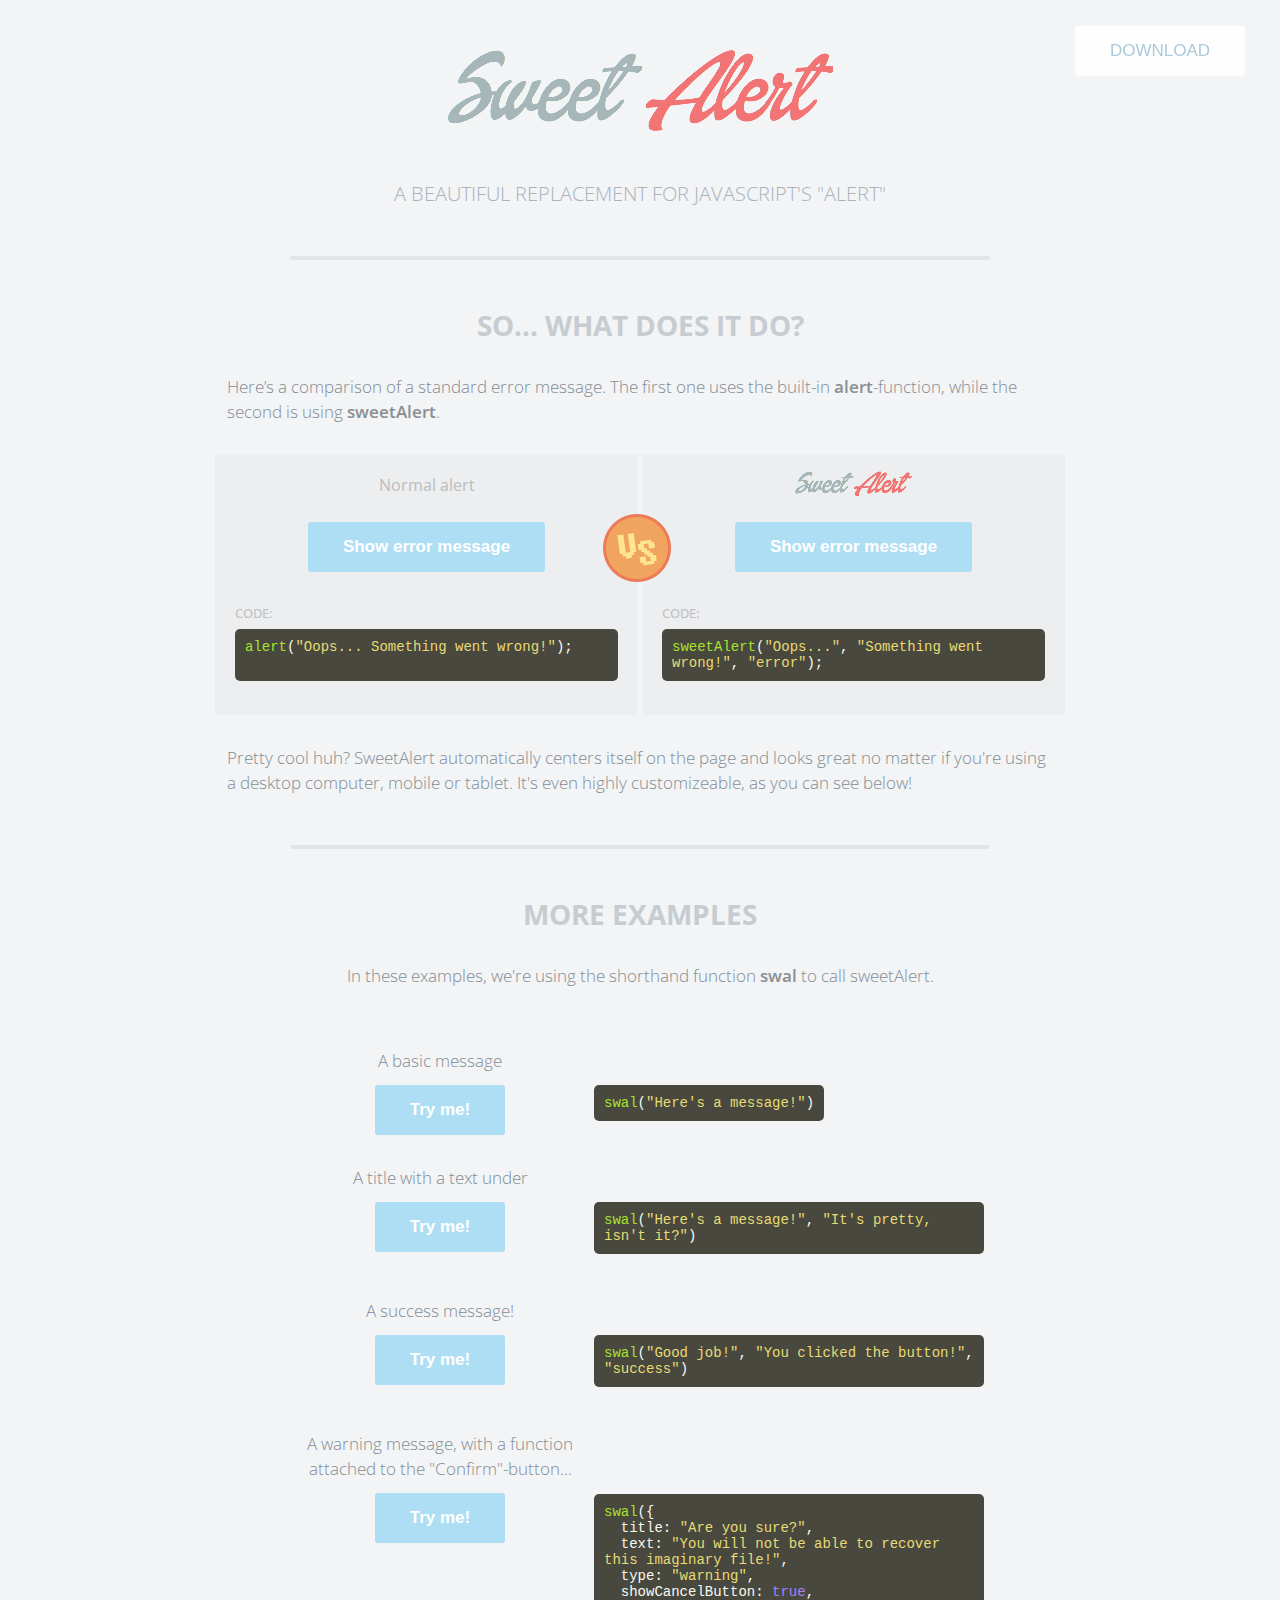
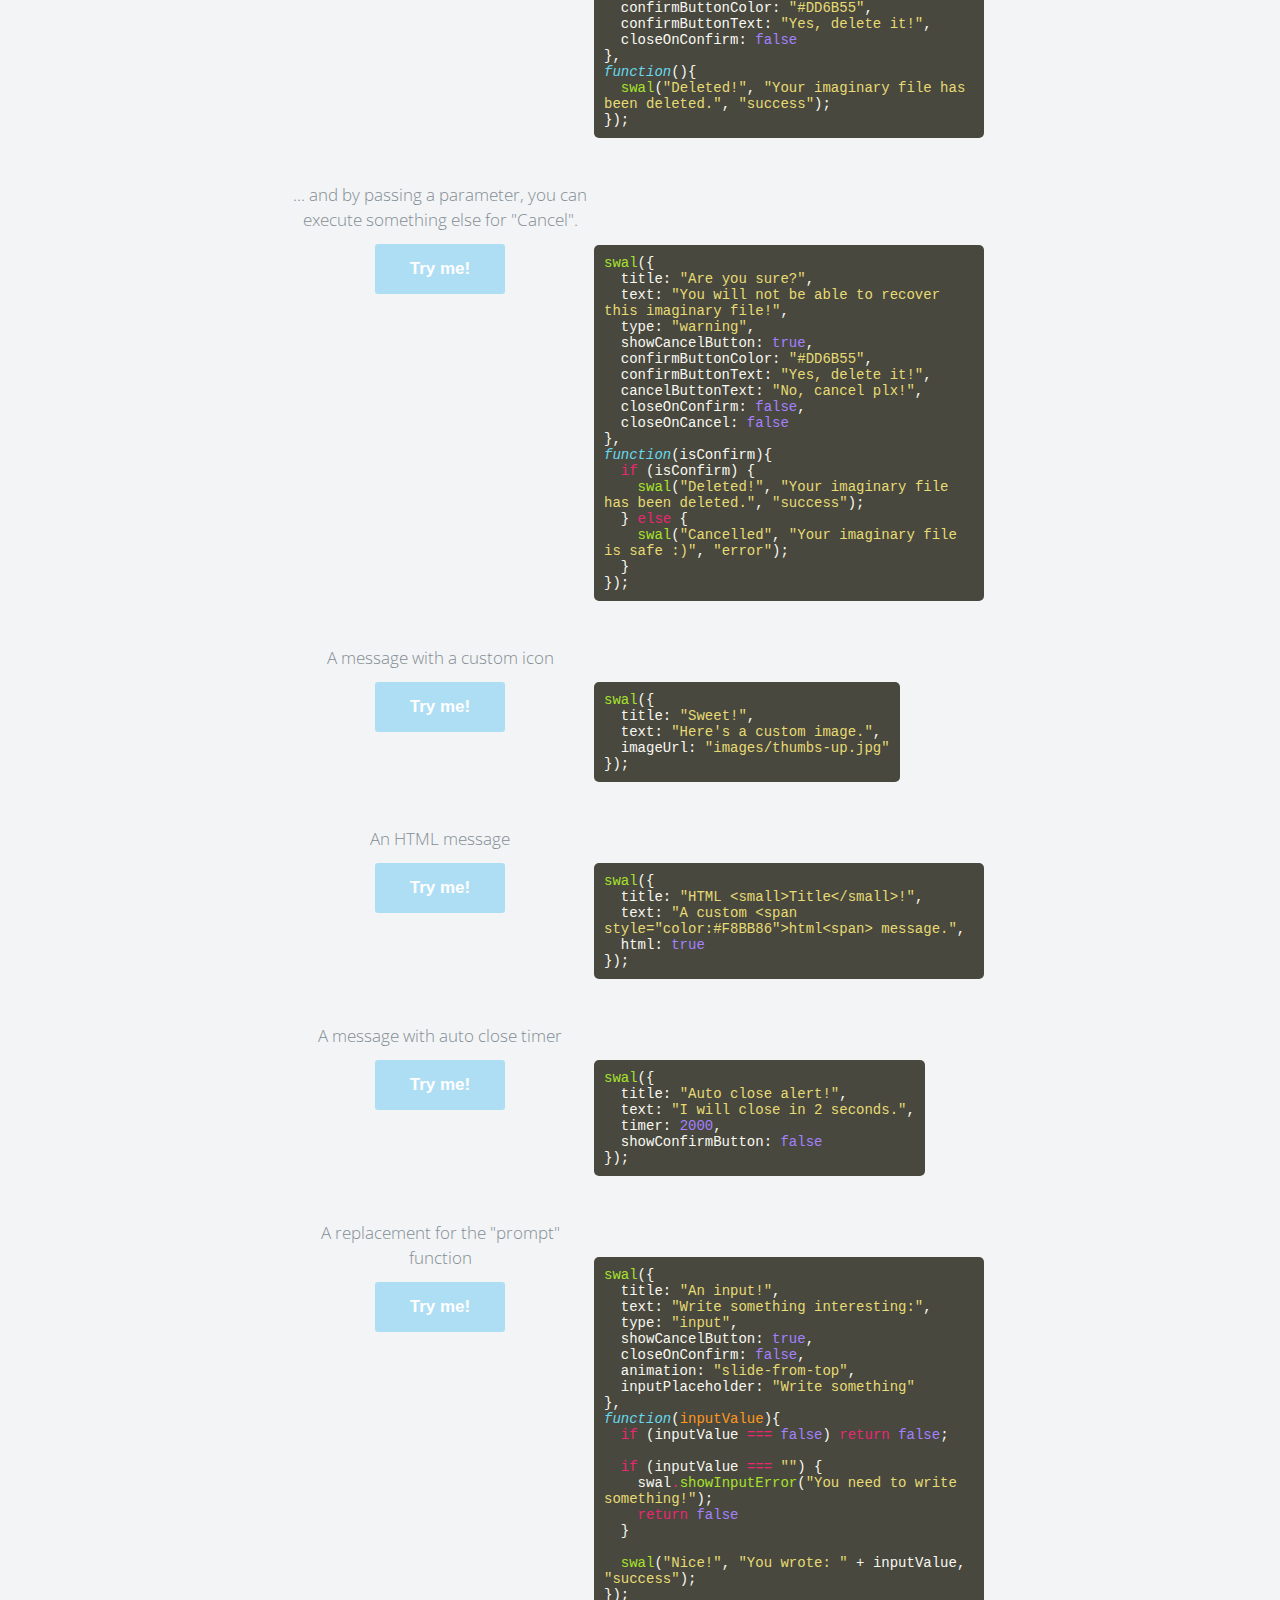
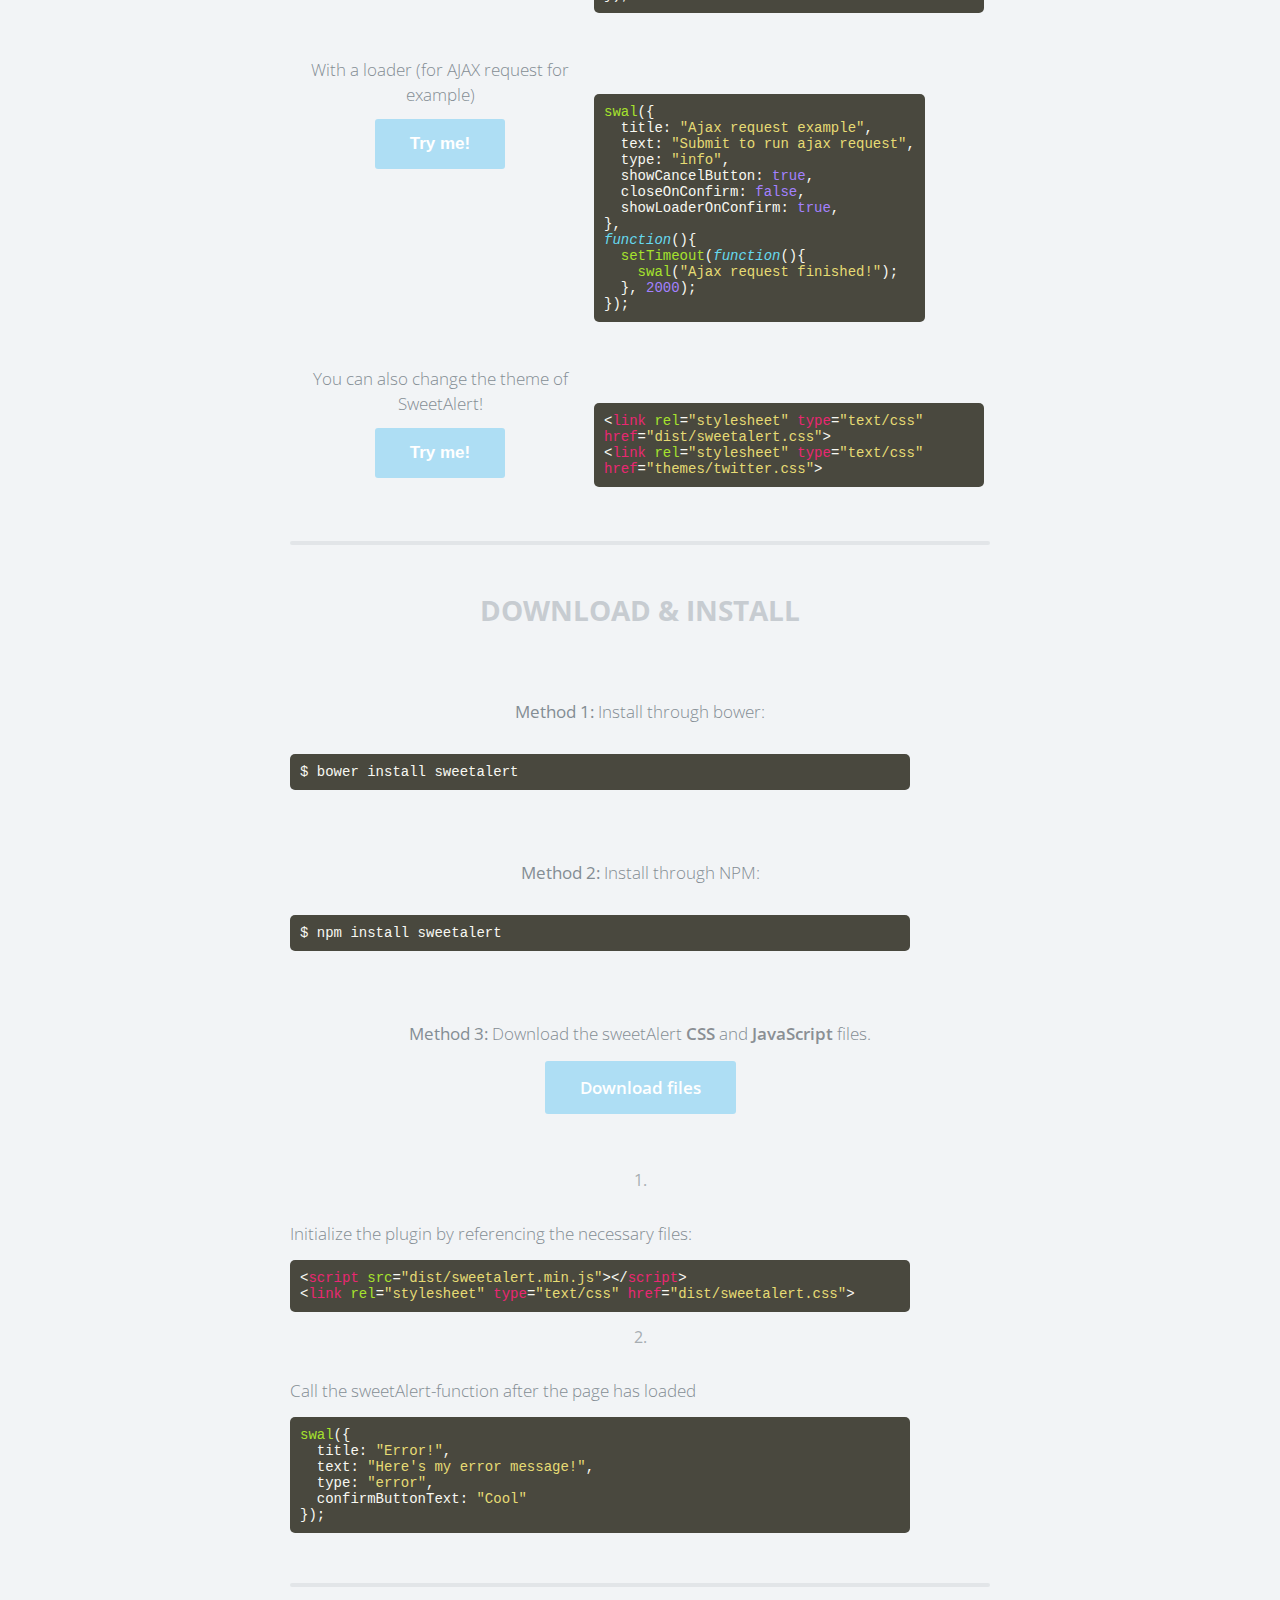
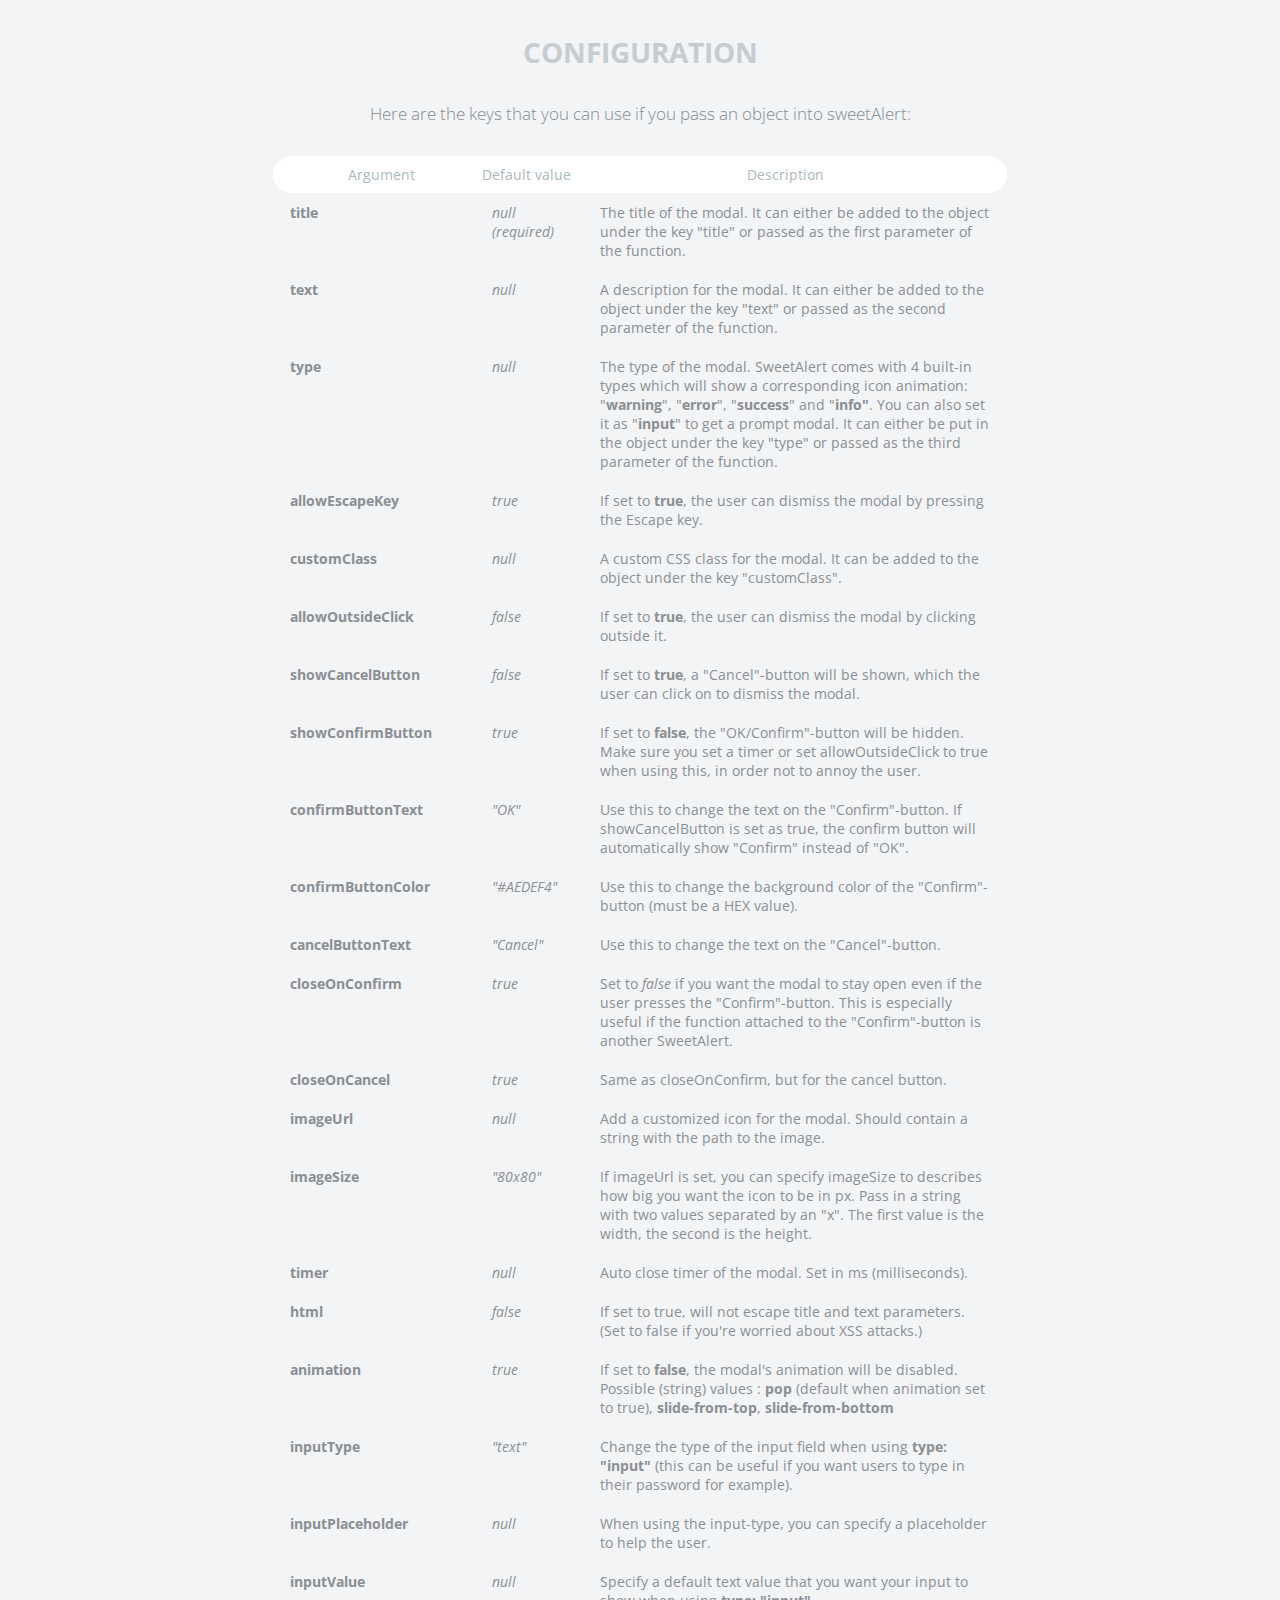
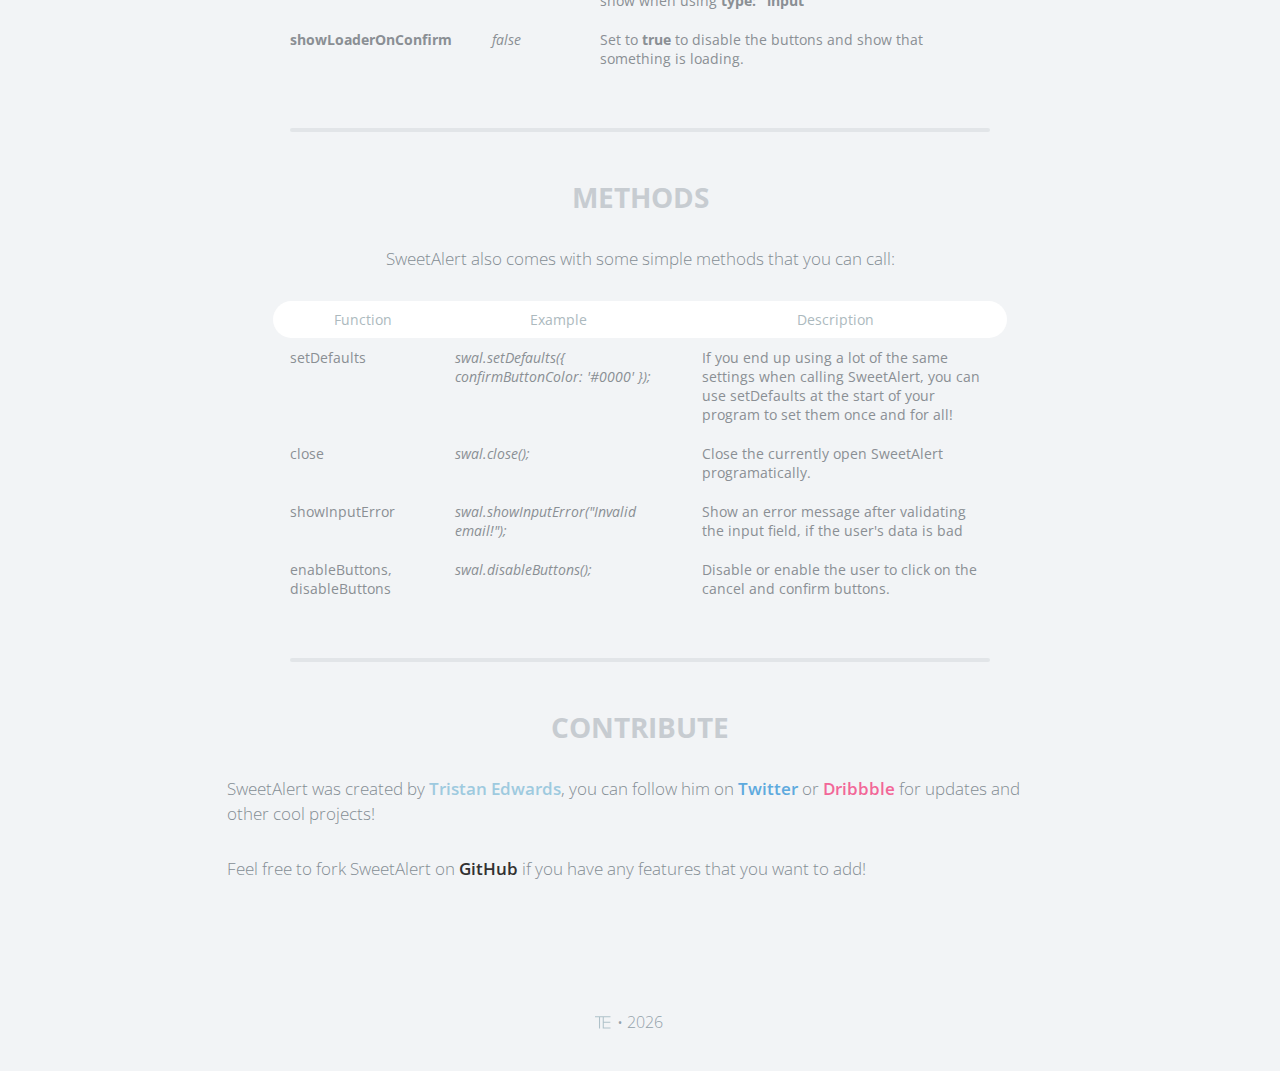
<file: Kiosko/static/sweetalert-master/index.html>
<!doctype html>

<html>

<head>
  <meta charset="utf-8">
  <meta name="viewport" content="width=device-width, initial-scale=1, maximum-scale=1, user-scalable=0" />
  <title>SweetAlert</title>

  <link rel="stylesheet" href="example/example.css">
  <script src="https://code.jquery.com/jquery-2.1.3.min.js"></script>

  <!-- This is what you need -->
  <script src="dist/sweetalert-dev.js"></script>
  <link rel="stylesheet" href="dist/sweetalert.css">
  <!--.......................-->

</head>

<body>

<h1>Sweet Alert</h1>
<h2>A beautiful replacement for JavaScript's "Alert"</h2>
<button class="download">Download</button>

<!-- What does it do? -->
<h3>So... What does it do?</h3>
<p>Here’s a comparison of a standard error message. The first one uses the built-in <strong>alert</strong>-function, while the second is using <strong>sweetAlert</strong>.</p>

<div class="showcase normal">
	<h4>Normal alert</h4>
	<button>Show error message</button>

	<h5>Code:</h5>
	<pre><span class="attr">alert</span>(<span class="str">"Oops... Something went wrong!"</span>);

	</pre>

	<div class="vs-icon"></div>
</div>

<div class="showcase sweet">
	<h4>Sweet Alert</h4>
	<button>Show error message</button>

	<h5>Code:</h5>
	<pre><span class="attr">sweetAlert</span>(<span class="str">"Oops..."</span>, <span class="str">"Something went wrong!"</span>, <span class="str">"error"</span>);</pre>
</div>

<p>Pretty cool huh? SweetAlert automatically centers itself on the page and looks great no matter if you're using a desktop computer, mobile or tablet. It's even highly customizeable, as you can see below!</p>


<!-- Examples -->
<h3>More examples</h3>

<p class="center">In these examples, we're using the shorthand function <strong>swal</strong> to call sweetAlert.</p>

<ul class="examples">

	<li class="message">
		<div class="ui">
			<p>A basic message</p>
			<button>Try me!</button>
		</div>
		<pre><span class="attr">swal</span>(<span class="str">"Here's a message!"</span>)</pre>
	</li>

	<li class="title-text">
		<div class="ui">
			<p>A title with a text under</p>
			<button>Try me!</button>
		</div>
		<pre><span class="attr">swal</span>(<span class="str">"Here's a message!"</span>, <span class="str">"It's pretty, isn't it?"</span>)</pre>
	</li>

	<li class="success">
		<div class="ui">
			<p>A success message!</p>
			<button>Try me!</button>
		</div>
		<pre><span class="attr">swal</span>(<span class="str">"Good job!"</span>, <span class="str">"You clicked the button!"</span>, <span class="str">"success"</span>)</pre>
	</li>

	<li class="warning confirm">
		<div class="ui">
			<p>A warning message, with a function attached to the "Confirm"-button...</p>
			<button>Try me!</button>
		</div>
		<pre><span class="attr">swal</span>({
&nbsp;&nbsp;title: <span class="str">"Are you sure?"</span>,
&nbsp;&nbsp;text: <span class="str">"You will not be able to recover this imaginary file!"</span>,
&nbsp;&nbsp;type: <span class="str">"warning"</span>,
&nbsp;&nbsp;showCancelButton: <span class="val">true</span>,
&nbsp;&nbsp;confirmButtonColor: <span class="str">"#DD6B55"</span>,
&nbsp;&nbsp;confirmButtonText: <span class="str">"Yes, delete it!"</span>,
&nbsp;&nbsp;closeOnConfirm: <span class="val">false</span>
},
<span class="func"><i>function</i></span>(){
&nbsp;&nbsp;<span class="attr">swal</span>(<span class="str">"Deleted!"</span>, <span class="str">"Your imaginary file has been deleted."</span>, <span class="str">"success"</span>);
});</pre>
	</li>

	<li class="warning cancel">
		<div class="ui">
			<p>... and by passing a parameter, you can execute something else for "Cancel".</p>
			<button>Try me!</button>
		</div>
		<pre><span class="attr">swal</span>({
&nbsp;&nbsp;title: <span class="str">"Are you sure?"</span>,
&nbsp;&nbsp;text: <span class="str">"You will not be able to recover this imaginary file!"</span>,
&nbsp;&nbsp;type: <span class="str">"warning"</span>,
&nbsp;&nbsp;showCancelButton: <span class="val">true</span>,
&nbsp;&nbsp;confirmButtonColor: <span class="str">"#DD6B55"</span>,
&nbsp;&nbsp;confirmButtonText: <span class="str">"Yes, delete it!"</span>,
&nbsp;&nbsp;cancelButtonText: <span class="str">"No, cancel plx!"</span>,
&nbsp;&nbsp;closeOnConfirm: <span class="val">false</span>,
&nbsp;&nbsp;closeOnCancel: <span class="val">false</span>
},
<span class="func"><i>function</i></span>(isConfirm){
&nbsp;&nbsp;<span class="tag">if</span> (isConfirm) {
&nbsp;&nbsp;&nbsp;&nbsp;<span class="attr">swal</span>(<span class="str">"Deleted!"</span>, <span class="str">"Your imaginary file has been deleted."</span>, <span class="str">"success"</span>);
&nbsp;&nbsp;} <span class="tag">else</span> {
	&nbsp;&nbsp;&nbsp;&nbsp;<span class="attr">swal</span>(<span class="str">"Cancelled"</span>, <span class="str">"Your imaginary file is safe :)"</span>, <span class="str">"error"</span>);
&nbsp;&nbsp;}
});</pre>
	</li>

	<li class="custom-icon">
		<div class="ui">
			<p>A message with a custom icon</p>
			<button>Try me!</button>
		</div>
		<pre><span class="attr">swal</span>({
&nbsp;&nbsp;title: <span class="str">"Sweet!"</span>,
&nbsp;&nbsp;text: <span class="str">"Here's a custom image."</span>,
&nbsp;&nbsp;imageUrl: <span class="str">"images/thumbs-up.jpg"</span>
});</pre>
	</li>

	<li class="message-html">
		<div class="ui">
			<p>An HTML message</p>
			<button>Try me!</button>
		</div>
		<pre><span class="attr">swal</span>({
&nbsp;&nbsp;title: <span class="str">"HTML &lt;small&gt;Title&lt;/small&gt;!"</span>,
&nbsp;&nbsp;text: <span class="str">"A custom &lt;span style="color:#F8BB86"&gt;html&lt;span&gt; message."</span>,
&nbsp;&nbsp;html: <span class="val">true</span>
});</pre>
	</li>

	<li class="timer">
		<div class="ui">
			<p>A message with auto close timer</p>
			<button>Try me!</button>
		</div>
		<pre><span class="attr">swal</span>({
&nbsp;&nbsp;title: <span class="str">"Auto close alert!"</span>,
&nbsp;&nbsp;text: <span class="str">"I will close in 2 seconds."</span>,
&nbsp;&nbsp;timer: <span class="val">2000</span>,
&nbsp;&nbsp;showConfirmButton: <span class="val">false</span>
});</pre>
	</li>


	<li class="input">
		<div class="ui">
			<p>A replacement for the "prompt" function</p>
			<button>Try me!</button>
		</div>
		<pre><span class="attr">swal</span>({
&nbsp;&nbsp;title: <span class="str">"An input!"</span>,
&nbsp;&nbsp;text: <span class="str">"Write something interesting:"</span>,
&nbsp;&nbsp;type: <span class="str">"input"</span>,
&nbsp;&nbsp;showCancelButton: <span class="val">true</span>,
&nbsp;&nbsp;closeOnConfirm: <span class="val">false</span>,
&nbsp;&nbsp;animation: <span class="str">"slide-from-top"</span>,
&nbsp;&nbsp;inputPlaceholder: <span class="str">"Write something"</span>
},
<span class="func"><i>function</i></span>(<span class="arg">inputValue</span>){
&nbsp;&nbsp;<span class="tag">if</span> (inputValue <span class="tag">===</span> <span class="val">false</span>) <span class="tag">return</span> <span class="val">false</span>;
&nbsp;&nbsp;
&nbsp;&nbsp;<span class="tag">if</span> (inputValue <span class="tag">===</span> <span class="str">""</span>) {
&nbsp;&nbsp;&nbsp;&nbsp;swal<span class="tag">.</span><span class="attr">showInputError</span>(<span class="str">"You need to write something!"</span>);
&nbsp;&nbsp;&nbsp;&nbsp;<span class="tag">return</span> <span class="val">false</span>
&nbsp;&nbsp;}
&nbsp;&nbsp;
&nbsp;&nbsp;<span class="attr">swal</span>(<span class="str">"Nice!"</span>, <span class="str">"You wrote: "</span> + inputValue, <span class="str">"success"</span>);
});</pre>
	</li>

  <li class="ajax">
    <div class="ui">
			<p>With a loader (for AJAX request for example)</p>
			<button>Try me!</button>
		</div>
		<pre><span class="attr">swal</span>({
&nbsp;&nbsp;title: <span class="str">"Ajax request example"</span>,
&nbsp;&nbsp;text: <span class="str">"Submit to run ajax request"</span>,
&nbsp;&nbsp;type: <span class="str">"info"</span>,
&nbsp;&nbsp;showCancelButton: <span class="val">true</span>,
&nbsp;&nbsp;closeOnConfirm: <span class="val">false</span>,
&nbsp;&nbsp;showLoaderOnConfirm: <span class="val">true</span>,
},
<span class="func"><i>function</i></span>(){
&nbsp;&nbsp;<span class="attr">setTimeout</span>(<span class="func"><i>function</i></span>(){
&nbsp;&nbsp;&nbsp;&nbsp;<span class="attr">swal</span>(<span class="str">"Ajax request finished!"</span>);
&nbsp;&nbsp;}, <span class="val">2000</span>);
});</pre>
	</li>

	<li class="theme">
		<div class="ui">
			<p>You can also change the theme of SweetAlert!</p>
			<button>Try me!</button>
		</div>
		<pre>&lt;<span class="tag">link</span> <span class="attr">rel</span>=<span class="str">"stylesheet"</span> <span class="tag">type</span>=<span class="str">"text/css"</span> <span class="tag">href</span>=<span class="str">"dist/sweetalert.css"</span>&gt;
			&lt;<span class="tag">link</span> <span class="attr">rel</span>=<span class="str">"stylesheet"</span> <span class="tag">type</span>=<span class="str">"text/css"</span> <span class="tag">href</span>=<span class="str">"themes/twitter.css"</span>&gt;</pre>
	</li>

</ul>


<!-- Download & Install -->
<h3 id="download-section">Download & install</h3>

<div class="center-container">
	<p class="center"><b>Method 1:</b> Install through bower:</p>
	<pre class="center">$ bower install sweetalert</pre>
</div>

<div class="center-container">
	<p class="center"><b>Method 2:</b> Install through NPM:</p>
	<pre class="center">$ npm install sweetalert</pre>
</div>

<p class="center"><b>Method 3:</b> Download the sweetAlert <strong>CSS</strong> and <strong>JavaScript</strong> files.</p>

<a class="button" href="https://github.com/t4t5/sweetalert/archive/master.zip" download>Download files</a>

<ol>
	<li>
		<p>Initialize the plugin by referencing the necessary files:</p>
		<pre>&lt;<span class="tag">script</span> <span class="attr">src</span>=<span class="str">"dist/sweetalert.min.js"</span>&gt;&lt;/<span class="tag">script</span>&gt;
&lt;<span class="tag">link</span> <span class="attr">rel</span>=<span class="str">"stylesheet"</span> <span class="tag">type</span>=<span class="str">"text/css"</span> <span class="tag">href</span>=<span class="str">"dist/sweetalert.css"</span>&gt;</pre>
	</li>

	<li>
		<p>Call the sweetAlert-function after the page has loaded</p>
		<pre><span class="attr">swal</span>({
&nbsp;&nbsp;title: <span class="str">"Error!"</span>,
&nbsp;&nbsp;text: <span class="str">"Here's my error message!"</span>,
&nbsp;&nbsp;type: <span class="str">"error"</span>,
&nbsp;&nbsp;confirmButtonText: <span class="str">"Cool"</span>
});
</pre>
	</li>
</ol>



<!-- Configuration -->
<h3>Configuration</h3>

<p class="center">Here are the keys that you can use if you pass an object into sweetAlert:</p>

<table>
	<tr class="titles">
		<th>
			<div class="border-left"></div>
			Argument
		</th>
		<th>Default value</th>
		<th>
			<div class="border-right"></div>
			Description
		</th>
	</tr>
	<tr>
		<td><b>title</b></td>
		<td><i>null (required)</i></td>
		<td>The title of the modal. It can either be added to the object under the key "title" or passed as the first parameter of the function.</td>
	</tr>
	<tr>
		<td><b>text</b></td>
		<td><i>null</i></td>
		<td>A description for the modal. It can either be added to the object under the key "text" or passed as the second parameter of the function.</td>
	</tr>
	<tr>
		<td><b>type</b></td>
		<td><i>null</i></td>
		<td>The type of the modal. SweetAlert comes with 4 built-in types which will show a corresponding icon animation: "<strong>warning</strong>", "<strong>error</strong>", "<strong>success</strong>" and "<strong>info"</strong>. You can also set it as "<strong>input</strong>" to get a prompt modal. It can either be put in the object under the key "type" or passed as the third parameter of the function.</td>
	</tr>
    <tr>
      <td><b>allowEscapeKey</b></td>
      <td><i>true</i></td>
      <td>If set to <strong>true</strong>, the user can dismiss the modal by pressing the Escape key.</td>
    </tr>
	<tr>
		<td><b>customClass</b></td>
		<td><i>null</i></td>
		<td>A custom CSS class for the modal. It can be added to the object under the key "customClass".</td>
	</tr>
	<tr>
		<td><b>allowOutsideClick</b></td>
		<td><i>false</i></td>
		<td>If set to <strong>true</strong>, the user can dismiss the modal by clicking outside it.</td>
	</tr>
	<tr>
		<td><b>showCancelButton</b></td>
		<td><i>false</i></td>
		<td>If set to <strong>true</strong>, a "Cancel"-button will be shown, which the user can click on to dismiss the modal.</td>
	</tr>
	<tr>
		<td><b>showConfirmButton</b></td>
		<td><i>true</i></td>
		<td>If set to <strong>false</strong>, the "OK/Confirm"-button will be hidden. Make sure you set a timer or set allowOutsideClick to true when using this, in order not to annoy the user.</td>
	</tr>
	<tr>
		<td><b>confirmButtonText</b></td>
		<td><i>"OK"</i></td>
		<td>Use this to change the text on the "Confirm"-button. If showCancelButton is set as true, the confirm button will automatically show "Confirm" instead of "OK".</td>
	</tr>
	<tr>
		<td><b>confirmButtonColor</b></td>
		<td><i>"#AEDEF4"</i></td>
		<td>Use this to change the background color of the "Confirm"-button (must be a HEX value).</td>
	</tr>
	<tr>
		<td><b>cancelButtonText</b></td>
		<td><i>"Cancel"</i></td>
		<td>Use this to change the text on the "Cancel"-button.</td>
	</tr>
	<tr>
		<td><b>closeOnConfirm</b></td>
		<td><i>true</i></td>
		<td>Set to <i>false</i> if you want the modal to stay open even if the user presses the "Confirm"-button. This is especially useful if the function attached to the "Confirm"-button is another SweetAlert.</td>
	</tr>
	<tr>
		<td><b>closeOnCancel</b></td>
		<td><i>true</i></td>
		<td>Same as closeOnConfirm, but for the cancel button.</td>
	</tr>
	<tr>
		<td><b>imageUrl</b></td>
		<td><i>null</i></td>
		<td>Add a customized icon for the modal. Should contain a string with the path to the image.</td>
	</tr>
	<tr>
		<td><b>imageSize</b></td>
		<td><i>"80x80"</i></td>
		<td>If imageUrl is set, you can specify imageSize to describes how big you want the icon to be in px. Pass in a string with two values separated by an "x". The first value is the width, the second is the height.</td>
	</tr>
	<tr>
		<td><b>timer</b></td>
		<td><i>null</i></td>
		<td>Auto close timer of the modal. Set in ms (milliseconds).</td>
	</tr>
	<tr>
		<td><b>html</b></td>
		<td><i>false</i></td>
		<td>If set to true, will not escape title and text parameters. (Set to false if you're worried about XSS attacks.)</td>
	</tr>
	<tr>
		<td><b>animation</b></td>
		<td><i>true</i></td>
		<td>If set to <strong>false</strong>, the modal's animation will be disabled. Possible (string) values : <strong>pop</strong> (default when animation set to true), <strong>slide-from-top</strong>, <strong>slide-from-bottom</strong></td>
	</tr>
	<tr>
		<td><b>inputType</b></td>
		<td><i>"text"</i></td>
		<td>Change the type of the input field when using <strong>type: "input"</strong> (this can be useful if you want users to type in their password for example).</td>
	</tr>
	<tr>
		<td><b>inputPlaceholder</b></td>
		<td><i>null</i></td>
		<td>When using the input-type, you can specify a placeholder to help the user.</td>
	</tr>
	<tr>
		<td><b>inputValue</b></td>
		<td><i>null</i></td>
		<td>Specify a default text value that you want your input to show when using <strong>type: "input"</strong></td>
	</tr>
	<tr>
		<td><b>showLoaderOnConfirm</b></td>
		<td><i>false</i></td>
    <td>Set to <strong>true</strong> to disable the buttons and show that something is loading.</td>
	</tr>
</table>


<!-- Methods -->
<h3>Methods</h3>

<p class="center">SweetAlert also comes with some simple methods that you can call:</p>

<table>
	<tr class="titles">
		<th>
			<div class="border-left"></div>
			Function
		</th>
		<th>Example</th>
		<th>
			<div class="border-right"></div>
			Description
		</th>
	</tr>
	<tr>
		<td>setDefaults</td>
		<td><i>swal.setDefaults({ confirmButtonColor: '#0000' });</i></td>
		<td>If you end up using a lot of the same settings when calling SweetAlert, you can use setDefaults at the start of your program to set them once and for all!</td>
	</tr>
	<tr>
		<td>close</td>
		<td><i>swal.close();</i></td>
		<td>Close the currently open SweetAlert programatically.</td>
	</tr>
	<tr>
		<td>showInputError</td>
		<td><i>swal.showInputError("Invalid email!");</i></td>
		<td>Show an error message after validating the input field, if the user's data is bad</td>
	</tr>
	<tr>
		<td>enableButtons, disableButtons</td>
		<td><i>swal.disableButtons();</i></td>
		<td>Disable or enable the user to click on the cancel and confirm buttons.</td>
	</tr>
</table>



<!-- Contribute -->
<h3>Contribute</h3>
<p>SweetAlert was created by <a href="http://tristanedwards.me" target="_blank">Tristan Edwards</a>, you can follow him on <a href="https://twitter.com/t4t5" target="_blank" class="twitter">Twitter</a> or <a href="https://dribbble.com/tristanedwards" target="_blank" class="dribbble">Dribbble</a> for updates and other cool projects!</p>
<p>Feel free to fork SweetAlert on <a href="https://github.com/t4t5/sweetalert" class="github">GitHub</a> if you have any features that you want to add!</p>


<footer>
	<span class="te-logo">TE</span> • <script>document.write(new Date().getFullYear())</script>
</footer>


<script>

document.querySelector('button.download').onclick = function(){
	$("html, body").animate({ scrollTop: $("#download-section").offset().top }, 1000);
};

document.querySelector('.showcase.normal button').onclick = function(){
	alert("Oops... Something went wrong!");
};

document.querySelector('.showcase.sweet button').onclick = function(){
	swal("Oops...", "Something went wrong!", "error");
};

document.querySelector('ul.examples li.message button').onclick = function(){
	swal("Here's a message!");
};

document.querySelector('ul.examples li.timer button').onclick = function(){
	swal({
		title: "Auto close alert!",
		text: "I will close in 2 seconds.",
		timer: 2000,
		showConfirmButton: false
	});
};

document.querySelector('ul.examples li.title-text button').onclick = function(){
	swal("Here's a message!", "It's pretty, isn't it?");
};

document.querySelector('ul.examples li.success button').onclick = function(){
	swal("Good job!", "You clicked the button!", "success");
};

document.querySelector('ul.examples li.warning.confirm button').onclick = function(){
	swal({
		title: "Are you sure?",
		text: "You will not be able to recover this imaginary file!",
		type: "warning",
		showCancelButton: true,
		confirmButtonColor: '#DD6B55',
		confirmButtonText: 'Yes, delete it!',
		closeOnConfirm: false
	},
	function(){
		swal("Deleted!", "Your imaginary file has been deleted!", "success");
	});
};

document.querySelector('ul.examples li.warning.cancel button').onclick = function(){
	swal({
		title: "Are you sure?",
		text: "You will not be able to recover this imaginary file!",
		type: "warning",
		showCancelButton: true,
		confirmButtonColor: '#DD6B55',
		confirmButtonText: 'Yes, delete it!',
		cancelButtonText: "No, cancel plx!",
		closeOnConfirm: false,
		closeOnCancel: false
	},
	function(isConfirm){
    if (isConfirm){
      swal("Deleted!", "Your imaginary file has been deleted!", "success");
    } else {
      swal("Cancelled", "Your imaginary file is safe :)", "error");
    }
	});
};

document.querySelector('ul.examples li.custom-icon button').onclick = function(){
	swal({
		title: "Sweet!",
		text: "Here's a custom image.",
		imageUrl: 'example/images/thumbs-up.jpg'
	});
};

document.querySelector('ul.examples li.message-html button').onclick = function(){
	swal({
		title: "HTML <small>Title</small>!",
		text: 'A custom <span style="color:#F8BB86">html<span> message.',
		html: true
	});
};

document.querySelector('ul.examples li.input button').onclick = function(){
	swal({
		title: "An input!",
		text: 'Write something interesting:',
		type: 'input',
		showCancelButton: true,
		closeOnConfirm: false,
		animation: "slide-from-top",
		inputPlaceholder: "Write something",
	},
	function(inputValue){
		if (inputValue === false) return false;

		if (inputValue === "") {
			swal.showInputError("You need to write something!");
			return false;
		}
    
		swal("Nice!", 'You wrote: ' + inputValue, "success");

	});
};

document.querySelector('ul.examples li.theme button').onclick = function() {
	swal({
		title: "Themes!",
		text: "Here's the Twitter theme for SweetAlert!",
		confirmButtonText: "Cool!",
		customClass: 'twitter'
	});
};

document.querySelector('ul.examples li.ajax button').onclick = function() {
  swal({
    title: 'Ajax request example',
    text: 'Submit to run ajax request',
    type: 'info',
    showCancelButton: true,
    closeOnConfirm: false,
    showLoaderOnConfirm: true,
  }, function(){
    setTimeout(function() {
      swal('Ajax request finished!');
    }, 2000);
  });
};

</script>



</body>

</html>
</file>
<file: Kiosko/static/sweetalert-master/example/example.css>
@import url(http://fonts.googleapis.com/css?family=Open+Sans:400,600,700,300);
@import url(http://fonts.googleapis.com/css?family=Open+Sans+Condensed:700);
body {
  background-color: #f2f4f6;
  font-family: 'Open Sans', sans-serif;
  text-align: center; }

h1 {
  background-image: url("images/logo_big.png");
  background-image: -webkit-image-set(url("images/logo_big.png") 1x, url("images/logo_big@2x.png") 2x);
  width: 385px;
  height: 81px;
  text-indent: -9999px;
  white-space: nowrap;
  margin: 50px auto; }
  @media all and (max-width: 420px) {
    h1 {
      width: 300px;
      background-size: contain;
      background-repeat: no-repeat;
      background-position: center; } }
  @media all and (max-width: 330px) {
    h1 {
      width: 250px; } }

h2 {
  font-size: 20px;
  color: #A9B2BC;
  line-height: 25px;
  text-transform: uppercase;
  font-weight: 300;
  text-align: center;
  display: block; }

h3 {
  font-size: 28px;
  color: #C7CCD1;
  text-transform: uppercase;
  font-family: 'Open Sans Condensed', sans-serif;
  margin-top: 100px;
  text-align: center;
  position: relative; }
  h3#download-section {
    margin-top: 50px;
    padding-top: 40px; }
  h3::after {
    content: "";
    background-color: #e2e5e8;
    height: 4px;
    width: 700px;
    left: 50%;
    margin-left: -350px;
    position: absolute;
    margin-top: -50px;
    border-radius: 2px; }
    @media all and (max-width: 740px) {
      h3::after {
        width: auto;
        left: 20px;
        right: 20px;
        margin-left: 0; } }

a {
  text-decoration: none; }

p {
  max-width: 826px;
  margin: 30px auto;
  font-size: 17px;
  font-weight: 300;
  color: #848D94;
  line-height: 25px;
  text-align: left; }
  p.center {
    text-align: center; }
  p strong {
    color: #8A8F94;
    font-weight: 600; }
  p a {
    color: #9ECADF;
    font-weight: 600; }
    p a:hover {
      text-decoration: underline; }
    p a.twitter {
      color: #5eaade; }
    p a.dribbble {
      color: #f26798; }
    p a.github {
      color: #323131; }

button, .button {
  background-color: #AEDEF4;
  color: white;
  border: none;
  box-shadow: none;
  font-size: 17px;
  font-weight: 500;
  font-weight: 600;
  border-radius: 3px;
  padding: 15px 35px;
  margin: 26px 5px 0 5px;
  cursor: pointer; }
  button:focus, .button:focus {
    outline: none; }
  button:hover, .button:hover {
    background-color: #a1d9f2; }
  button:active, .button:active {
    background-color: #81ccee; }
  button.cancel, .button.cancel {
    background-color: #D0D0D0; }
    button.cancel:hover, .button.cancel:hover {
      background-color: #c8c8c8; }
    button.cancel:active, .button.cancel:active {
      background-color: #b6b6b6; }
  button.download, .button.download {
    position: fixed;
    right: 30px;
    top: 0;
    background-color: rgba(255, 255, 255, 0.9);
    color: #ABCADA;
    font-weight: 500;
    text-transform: uppercase;
    z-index: 3; }
    @media all and (max-width: 1278px) {
      button.download, .button.download {
        display: none; } }

.center-container {
  max-width: 700px;
  margin: 70px auto; }

pre {
  background-color: #49483e;
  color: #f8f8f2;
  padding: 10px;
  border-radius: 5px;
  white-space: pre-line;
  text-align: left;
  font-size: 14px;
  max-width: 600px; }
  pre .str {
    color: #e6db74; }
  pre .func {
    color: #66d9ef; }
  pre .val {
    color: #a381ff; }
  pre .tag {
    color: #e92772; }
  pre .attr {
    color: #a6e22d; }
  pre .arg {
    color: #fd9720; }

.showcase {
  background-color: #eceef0;
  padding: 20px;
  display: inline-block;
  width: 383px;
  vertical-align: top;
  position: relative; }
  @media all and (max-width: 865px) {
    .showcase {
      margin: 5px auto;
      padding: 46px 20px; } }
  @media all and (max-width: 440px) {
    .showcase {
      width: auto; } }
  .showcase h4 {
    font-size: 16px;
    color: #BCBCBC;
    line-height: 22px;
    margin: 0 auto;
    font-weight: 400; }
  .showcase.sweet h4 {
    width: 117px;
    height: 25px;
    margin-top: -3px;
    text-indent: -9999px;
    background-image: url("images/logo_small.png");
    background-image: -webkit-image-set(url("images/logo_small.png") 1x, url("images/logo_small@2x.png") 2x); }
  .showcase h5 {
    margin-bottom: -7px;
    text-align: left;
    font-weight: 500;
    text-transform: uppercase;
    color: #c2c2c2; }
  .showcase button {
    margin-bottom: 10px; }
  .showcase .vs-icon {
    background-image: url("images/vs_icon.png");
    background-image: -webkit-image-set(url("images/vs_icon.png") 1x, url("images/vs_icon@2x.png") 2x);
    width: 69px;
    height: 69px;
    position: absolute;
    right: -34px;
    top: 60px;
    z-index: 2; }
    @media all and (max-width: 865px) {
      .showcase .vs-icon {
        margin: 5px auto;
        right: auto;
        left: 50%;
        margin-left: -35px;
        top: auto;
        bottom: -35px; } }

ul.examples {
  list-style-type: none;
  width: 700px;
  margin: 0 auto;
  text-align: left;
  padding-left: 0; }
  @media all and (max-width: 758px) {
    ul.examples {
      width: auto; } }
  ul.examples li {
    padding-left: 0; }
  ul.examples .ui, ul.examples pre {
    display: inline-block;
    vertical-align: top; }
    @media all and (max-width: 758px) {
      ul.examples .ui, ul.examples pre {
        display: block;
        max-width: none;
        margin: 0 auto; } }
  ul.examples .ui {
    width: 300px;
    text-align: center; }
    ul.examples .ui button {
      margin-top: 12px; }
    ul.examples .ui p {
      text-align: center;
      margin-bottom: 0; }
  ul.examples pre {
    max-width: 370px;
    margin-top: 67px; }
    @media all and (max-width: 758px) {
      ul.examples pre {
        margin-top: 16px !important;
        margin-bottom: 60px; } }
  ul.examples .warning pre {
    margin-top: 93px; }

ol {
  max-width: 700px;
  margin: 70px auto;
  list-style-position: inside;
  padding-left: 0; }
  ol li {
    color: #A7ADB2; }
    ol li p {
      margin-bottom: 10px; }

table {
  width: 700px;
  font-size: 14px;
  color: #8a8f94;
  margin: 10px auto;
  text-align: left;
  border-collapse: collapse; }
  @media all and (max-width: 750px) {
    table {
      width: auto;
      margin: 10px 20px; } }
  table th {
    background-color: white;
    padding: 9px;
    color: #acb9be;
    font-weight: 400;
    text-align: center;
    position: relative; }
    table th .border-left, table th .border-right {
      position: absolute;
      background-color: white;
      border-radius: 50%;
      top: 0;
      left: -17px;
      width: 37px;
      height: 37px; }
    table th .border-right {
      left: auto;
      right: -17px; }
    @media all and (max-width: 750px) {
      table th:nth-child(2) {
        display: none; } }
  table td {
    padding: 10px 20px;
    vertical-align: top; }
    table td:first-child {
      padding-left: 0px; }
    table td:last-child {
      padding-right: 0px; }
    @media all and (max-width: 750px) {
      table td:nth-child(2) {
        display: none; } }
    @media all and (max-width: 360px) {
      table td {
        padding: 10px 4px; }
        table td b {
          font-size: 13px; } }

footer {
  margin-top: 100px;
  padding-bottom: 30px;
  color: #9A999F;
  display: inline-block;
  position: relative;
  color: gray;
  font-weight: 400;
  color: #93a1aa;
  font-weight: 300; }
  footer .te-logo {
    text-indent: -99999px;
    background-size: contain;
    background-repeat: no-repeat;
    background-position: center center;
    height: 16px;
    width: 16px;
    display: inline-block;
    margin-right: 5px;
    background-image: url("images/te-logo-small.svg");
    position: absolute;
    left: -22px;
    top: 3px; }

.sweet-alert.twitter {
  font-family: "Helvetica Neue", Helvetica, Arial, sans-serif;
  padding: 15px;
  padding-top: 55px;
  text-align: right;
  border-radius: 6px;
  box-shadow: 0px 0px 0px 1px rgba(0, 0, 0, 0.11), 0px 6px 30px rgba(0, 0, 0, 0.14); }
  .sweet-alert.twitter ~ .sweet-overlay {
    background: rgba(41, 47, 51, 0.9); }
  .sweet-alert.twitter h2 {
    position: absolute;
    top: 0;
    left: 0;
    right: 0;
    height: 40px;
    line-height: 40px;
    font-size: 16px;
    font-weight: 400;
    color: #8899a6;
    margin: 0;
    color: #66757f;
    border-bottom: 1px solid #e1e8ed; }
  .sweet-alert.twitter p {
    display: block;
    text-align: center;
    color: #66757f;
    font-weight: 400;
    font-size: 13px;
    margin-top: 7px; }
  .sweet-alert.twitter .sa-button-container {
    background-color: #f5f8fa;
    border-top: 1px solid #e1e8ed;
    box-shadow: 0px -1px 0px white;
    margin: -15px;
    margin-top: 0; }
  .sweet-alert.twitter[data-has-confirm-button=false][data-has-cancel-button=false] {
    padding-bottom: 10px; }
    .sweet-alert.twitter[data-has-confirm-button=false][data-has-cancel-button=false] .sa-button-container {
      display: none; }
  .sweet-alert.twitter button {
    border-radius: 2px;
    box-shadow: none !important;
    text-shadow: 0px -1px 0px rgba(0, 0, 0, 0.3);
    margin: 17px 0px;
    border-radius: 4px;
    font-size: 14px;
    font-weight: 600;
    padding: 8px 16px;
    position: relative; }
    .sweet-alert.twitter button:focus, .sweet-alert.twitter button.cancel:focus {
      box-shadow: none !important; }
      .sweet-alert.twitter button:focus::before, .sweet-alert.twitter button.cancel:focus::before {
        content: "";
        position: absolute;
        left: -5px;
        top: -5px;
        right: -5px;
        bottom: -5px;
        border: 2px solid #a5b0b4;
        border-radius: 8px; }
    .sweet-alert.twitter button.confirm {
      background-color: #55acee !important;
      background-image: linear-gradient(transparent, rgba(0, 0, 0, 0.05));
      -ms-filter: "progid:DXImageTransform.Microsoft.gradient(startColorstr=#00000000, endColorstr=#0C000000)";
      border: 1px solid #3b88c3;
      box-shadow: inset 0 1px 0 rgba(255, 255, 255, 0.15);
      margin-right: 15px; }
      .sweet-alert.twitter button.confirm:hover {
        background-color: #55acee;
        background-image: linear-gradient(transparent, rgba(0, 0, 0, 0.15));
        -ms-filter: "progid:DXImageTransform.Microsoft.gradient(startColorstr=#00000000, endColorstr=#26000000)";
        border-color: #3b88c3; }
    .sweet-alert.twitter button.cancel {
      color: #66757e;
      background-color: #f5f8fa;
      background-image: linear-gradient(#fff, #f5f8fa);
      text-shadow: 0px -1px 0px white;
      margin-right: 9px;
      border: 1px solid #e1e8ed; }
      .sweet-alert.twitter button.cancel:hover, .sweet-alert.twitter button.cancel:focus:hover {
        background-color: #e1e8ed;
        background-image: linear-gradient(#fff, #e1e8ed);
        -ms-filter: "progid:DXImageTransform.Microsoft.gradient(enabled=false)";
        border-color: #e1e8ed; }
      .sweet-alert.twitter button.cancel:focus {
        background: #fff;
        border-color: #fff; }
  .sweet-alert.twitter .sa-icon {
    transform: scale(0.72);
    margin-bottom: -2px;
    margin-top: -10px; }
  .sweet-alert.twitter input {
    border: 1px solid #e1e8ed;
    border-radius: 3px;
    padding: 10px 7px;
    height: auto;
    box-shadow: none;
    font-size: 13px;
    margin: 10px 0; }
    .sweet-alert.twitter input:focus {
      border-color: #94A1A6;
      box-shadow: inset 0 0 0 1px rgba(77, 99, 107, 0.7); }
  .sweet-alert.twitter fieldset .sa-input-error {
    display: none; }
  .sweet-alert.twitter .sa-error-container {
    text-align: center;
    border: none;
    background-color: #fbedc0;
    margin-bottom: 6px; }
    .sweet-alert.twitter .sa-error-container.show {
      border: 1px solid #f0e1b9; }
    .sweet-alert.twitter .sa-error-container .icon {
      display: none; }
    .sweet-alert.twitter .sa-error-container p {
      color: #292f33;
      font-weight: 600;
      margin-top: 0; }
</file>
<file: Kiosko/static/sweetalert-master/dist/sweetalert.css>
body.stop-scrolling {
  height: 100%;
  overflow: hidden; }

.sweet-overlay {
  background-color: black;
  /* IE8 */
  -ms-filter: "progid:DXImageTransform.Microsoft.Alpha(Opacity=40)";
  /* IE8 */
  background-color: rgba(0, 0, 0, 0.4);
  position: fixed;
  left: 0;
  right: 0;
  top: 0;
  bottom: 0;
  display: none;
  z-index: 10000; }

.sweet-alert {
  background-color: white;
  font-family: 'Open Sans', 'Helvetica Neue', Helvetica, Arial, sans-serif;
  width: 478px;
  padding: 17px;
  border-radius: 5px;
  text-align: center;
  position: fixed;
  left: 50%;
  top: 50%;
  margin-left: -256px;
  margin-top: -200px;
  overflow: hidden;
  display: none;
  z-index: 99999; }
  @media all and (max-width: 540px) {
    .sweet-alert {
      width: auto;
      margin-left: 0;
      margin-right: 0;
      left: 15px;
      right: 15px; } }
  .sweet-alert h2 {
    color: #575757;
    font-size: 30px;
    text-align: center;
    font-weight: 600;
    text-transform: none;
    position: relative;
    margin: 25px 0;
    padding: 0;
    line-height: 40px;
    display: block; }
  .sweet-alert p {
    color: #797979;
    font-size: 16px;
    text-align: center;
    font-weight: 300;
    position: relative;
    text-align: inherit;
    float: none;
    margin: 0;
    padding: 0;
    line-height: normal; }
  .sweet-alert fieldset {
    border: none;
    position: relative; }
  .sweet-alert .sa-error-container {
    background-color: #f1f1f1;
    margin-left: -17px;
    margin-right: -17px;
    overflow: hidden;
    padding: 0 10px;
    max-height: 0;
    webkit-transition: padding 0.15s, max-height 0.15s;
    transition: padding 0.15s, max-height 0.15s; }
    .sweet-alert .sa-error-container.show {
      padding: 10px 0;
      max-height: 100px;
      webkit-transition: padding 0.2s, max-height 0.2s;
      transition: padding 0.25s, max-height 0.25s; }
    .sweet-alert .sa-error-container .icon {
      display: inline-block;
      width: 24px;
      height: 24px;
      border-radius: 50%;
      background-color: #ea7d7d;
      color: white;
      line-height: 24px;
      text-align: center;
      margin-right: 3px; }
    .sweet-alert .sa-error-container p {
      display: inline-block; }
  .sweet-alert .sa-input-error {
    position: absolute;
    top: 29px;
    right: 26px;
    width: 20px;
    height: 20px;
    opacity: 0;
    -webkit-transform: scale(0.5);
    transform: scale(0.5);
    -webkit-transform-origin: 50% 50%;
    transform-origin: 50% 50%;
    -webkit-transition: all 0.1s;
    transition: all 0.1s; }
    .sweet-alert .sa-input-error::before, .sweet-alert .sa-input-error::after {
      content: "";
      width: 20px;
      height: 6px;
      background-color: #f06e57;
      border-radius: 3px;
      position: absolute;
      top: 50%;
      margin-top: -4px;
      left: 50%;
      margin-left: -9px; }
    .sweet-alert .sa-input-error::before {
      -webkit-transform: rotate(-45deg);
      transform: rotate(-45deg); }
    .sweet-alert .sa-input-error::after {
      -webkit-transform: rotate(45deg);
      transform: rotate(45deg); }
    .sweet-alert .sa-input-error.show {
      opacity: 1;
      -webkit-transform: scale(1);
      transform: scale(1); }
  .sweet-alert input {
    width: 100%;
    box-sizing: border-box;
    border-radius: 3px;
    border: 1px solid #d7d7d7;
    height: 43px;
    margin-top: 10px;
    margin-bottom: 17px;
    font-size: 18px;
    box-shadow: inset 0px 1px 1px rgba(0, 0, 0, 0.06);
    padding: 0 12px;
    display: none;
    -webkit-transition: all 0.3s;
    transition: all 0.3s; }
    .sweet-alert input:focus {
      outline: none;
      box-shadow: 0px 0px 3px #c4e6f5;
      border: 1px solid #b4dbed; }
      .sweet-alert input:focus::-moz-placeholder {
        transition: opacity 0.3s 0.03s ease;
        opacity: 0.5; }
      .sweet-alert input:focus:-ms-input-placeholder {
        transition: opacity 0.3s 0.03s ease;
        opacity: 0.5; }
      .sweet-alert input:focus::-webkit-input-placeholder {
        transition: opacity 0.3s 0.03s ease;
        opacity: 0.5; }
    .sweet-alert input::-moz-placeholder {
      color: #bdbdbd; }
    .sweet-alert input:-ms-input-placeholder {
      color: #bdbdbd; }
    .sweet-alert input::-webkit-input-placeholder {
      color: #bdbdbd; }
  .sweet-alert.show-input input {
    display: block; }
  .sweet-alert .sa-confirm-button-container {
    display: inline-block;
    position: relative; }
  .sweet-alert .la-ball-fall {
    position: absolute;
    left: 50%;
    top: 50%;
    margin-left: -27px;
    margin-top: 4px;
    opacity: 0;
    visibility: hidden; }
  .sweet-alert button {
    background-color: #8CD4F5;
    color: white;
    border: none;
    box-shadow: none;
    font-size: 17px;
    font-weight: 500;
    -webkit-border-radius: 4px;
    border-radius: 5px;
    padding: 10px 32px;
    margin: 26px 5px 0 5px;
    cursor: pointer; }
    .sweet-alert button:focus {
      outline: none;
      box-shadow: 0 0 2px rgba(128, 179, 235, 0.5), inset 0 0 0 1px rgba(0, 0, 0, 0.05); }
    .sweet-alert button:hover {
      background-color: #7ecff4; }
    .sweet-alert button:active {
      background-color: #5dc2f1; }
    .sweet-alert button.cancel {
      background-color: #C1C1C1; }
      .sweet-alert button.cancel:hover {
        background-color: #b9b9b9; }
      .sweet-alert button.cancel:active {
        background-color: #a8a8a8; }
      .sweet-alert button.cancel:focus {
        box-shadow: rgba(197, 205, 211, 0.8) 0px 0px 2px, rgba(0, 0, 0, 0.0470588) 0px 0px 0px 1px inset !important; }
    .sweet-alert button[disabled] {
      opacity: .6;
      cursor: default; }
    .sweet-alert button.confirm[disabled] {
      color: transparent; }
      .sweet-alert button.confirm[disabled] ~ .la-ball-fall {
        opacity: 1;
        visibility: visible;
        transition-delay: 0s; }
    .sweet-alert button::-moz-focus-inner {
      border: 0; }
  .sweet-alert[data-has-cancel-button=false] button {
    box-shadow: none !important; }
  .sweet-alert[data-has-confirm-button=false][data-has-cancel-button=false] {
    padding-bottom: 40px; }
  .sweet-alert .sa-icon {
    width: 80px;
    height: 80px;
    border: 4px solid gray;
    -webkit-border-radius: 40px;
    border-radius: 40px;
    border-radius: 50%;
    margin: 20px auto;
    padding: 0;
    position: relative;
    box-sizing: content-box; }
    .sweet-alert .sa-icon.sa-error {
      border-color: #F27474; }
      .sweet-alert .sa-icon.sa-error .sa-x-mark {
        position: relative;
        display: block; }
      .sweet-alert .sa-icon.sa-error .sa-line {
        position: absolute;
        height: 5px;
        width: 47px;
        background-color: #F27474;
        display: block;
        top: 37px;
        border-radius: 2px; }
        .sweet-alert .sa-icon.sa-error .sa-line.sa-left {
          -webkit-transform: rotate(45deg);
          transform: rotate(45deg);
          left: 17px; }
        .sweet-alert .sa-icon.sa-error .sa-line.sa-right {
          -webkit-transform: rotate(-45deg);
          transform: rotate(-45deg);
          right: 16px; }
    .sweet-alert .sa-icon.sa-warning {
      border-color: #F8BB86; }
      .sweet-alert .sa-icon.sa-warning .sa-body {
        position: absolute;
        width: 5px;
        height: 47px;
        left: 50%;
        top: 10px;
        -webkit-border-radius: 2px;
        border-radius: 2px;
        margin-left: -2px;
        background-color: #F8BB86; }
      .sweet-alert .sa-icon.sa-warning .sa-dot {
        position: absolute;
        width: 7px;
        height: 7px;
        -webkit-border-radius: 50%;
        border-radius: 50%;
        margin-left: -3px;
        left: 50%;
        bottom: 10px;
        background-color: #F8BB86; }
    .sweet-alert .sa-icon.sa-info {
      border-color: #C9DAE1; }
      .sweet-alert .sa-icon.sa-info::before {
        content: "";
        position: absolute;
        width: 5px;
        height: 29px;
        left: 50%;
        bottom: 17px;
        border-radius: 2px;
        margin-left: -2px;
        background-color: #C9DAE1; }
      .sweet-alert .sa-icon.sa-info::after {
        content: "";
        position: absolute;
        width: 7px;
        height: 7px;
        border-radius: 50%;
        margin-left: -3px;
        top: 19px;
        background-color: #C9DAE1; }
    .sweet-alert .sa-icon.sa-success {
      border-color: #A5DC86; }
      .sweet-alert .sa-icon.sa-success::before, .sweet-alert .sa-icon.sa-success::after {
        content: '';
        -webkit-border-radius: 40px;
        border-radius: 40px;
        border-radius: 50%;
        position: absolute;
        width: 60px;
        height: 120px;
        background: white;
        -webkit-transform: rotate(45deg);
        transform: rotate(45deg); }
      .sweet-alert .sa-icon.sa-success::before {
        -webkit-border-radius: 120px 0 0 120px;
        border-radius: 120px 0 0 120px;
        top: -7px;
        left: -33px;
        -webkit-transform: rotate(-45deg);
        transform: rotate(-45deg);
        -webkit-transform-origin: 60px 60px;
        transform-origin: 60px 60px; }
      .sweet-alert .sa-icon.sa-success::after {
        -webkit-border-radius: 0 120px 120px 0;
        border-radius: 0 120px 120px 0;
        top: -11px;
        left: 30px;
        -webkit-transform: rotate(-45deg);
        transform: rotate(-45deg);
        -webkit-transform-origin: 0px 60px;
        transform-origin: 0px 60px; }
      .sweet-alert .sa-icon.sa-success .sa-placeholder {
        width: 80px;
        height: 80px;
        border: 4px solid rgba(165, 220, 134, 0.2);
        -webkit-border-radius: 40px;
        border-radius: 40px;
        border-radius: 50%;
        box-sizing: content-box;
        position: absolute;
        left: -4px;
        top: -4px;
        z-index: 2; }
      .sweet-alert .sa-icon.sa-success .sa-fix {
        width: 5px;
        height: 90px;
        background-color: white;
        position: absolute;
        left: 28px;
        top: 8px;
        z-index: 1;
        -webkit-transform: rotate(-45deg);
        transform: rotate(-45deg); }
      .sweet-alert .sa-icon.sa-success .sa-line {
        height: 5px;
        background-color: #A5DC86;
        display: block;
        border-radius: 2px;
        position: absolute;
        z-index: 2; }
        .sweet-alert .sa-icon.sa-success .sa-line.sa-tip {
          width: 25px;
          left: 14px;
          top: 46px;
          -webkit-transform: rotate(45deg);
          transform: rotate(45deg); }
        .sweet-alert .sa-icon.sa-success .sa-line.sa-long {
          width: 47px;
          right: 8px;
          top: 38px;
          -webkit-transform: rotate(-45deg);
          transform: rotate(-45deg); }
    .sweet-alert .sa-icon.sa-custom {
      background-size: contain;
      border-radius: 0;
      border: none;
      background-position: center center;
      background-repeat: no-repeat; }

/*
 * Animations
 */
@-webkit-keyframes showSweetAlert {
  0% {
    transform: scale(0.7);
    -webkit-transform: scale(0.7); }
  45% {
    transform: scale(1.05);
    -webkit-transform: scale(1.05); }
  80% {
    transform: scale(0.95);
    -webkit-transform: scale(0.95); }
  100% {
    transform: scale(1);
    -webkit-transform: scale(1); } }

@keyframes showSweetAlert {
  0% {
    transform: scale(0.7);
    -webkit-transform: scale(0.7); }
  45% {
    transform: scale(1.05);
    -webkit-transform: scale(1.05); }
  80% {
    transform: scale(0.95);
    -webkit-transform: scale(0.95); }
  100% {
    transform: scale(1);
    -webkit-transform: scale(1); } }

@-webkit-keyframes hideSweetAlert {
  0% {
    transform: scale(1);
    -webkit-transform: scale(1); }
  100% {
    transform: scale(0.5);
    -webkit-transform: scale(0.5); } }

@keyframes hideSweetAlert {
  0% {
    transform: scale(1);
    -webkit-transform: scale(1); }
  100% {
    transform: scale(0.5);
    -webkit-transform: scale(0.5); } }

@-webkit-keyframes slideFromTop {
  0% {
    top: 0%; }
  100% {
    top: 50%; } }

@keyframes slideFromTop {
  0% {
    top: 0%; }
  100% {
    top: 50%; } }

@-webkit-keyframes slideToTop {
  0% {
    top: 50%; }
  100% {
    top: 0%; } }

@keyframes slideToTop {
  0% {
    top: 50%; }
  100% {
    top: 0%; } }

@-webkit-keyframes slideFromBottom {
  0% {
    top: 70%; }
  100% {
    top: 50%; } }

@keyframes slideFromBottom {
  0% {
    top: 70%; }
  100% {
    top: 50%; } }

@-webkit-keyframes slideToBottom {
  0% {
    top: 50%; }
  100% {
    top: 70%; } }

@keyframes slideToBottom {
  0% {
    top: 50%; }
  100% {
    top: 70%; } }

.showSweetAlert[data-animation=pop] {
  -webkit-animation: showSweetAlert 0.3s;
  animation: showSweetAlert 0.3s; }

.showSweetAlert[data-animation=none] {
  -webkit-animation: none;
  animation: none; }

.showSweetAlert[data-animation=slide-from-top] {
  -webkit-animation: slideFromTop 0.3s;
  animation: slideFromTop 0.3s; }

.showSweetAlert[data-animation=slide-from-bottom] {
  -webkit-animation: slideFromBottom 0.3s;
  animation: slideFromBottom 0.3s; }

.hideSweetAlert[data-animation=pop] {
  -webkit-animation: hideSweetAlert 0.2s;
  animation: hideSweetAlert 0.2s; }

.hideSweetAlert[data-animation=none] {
  -webkit-animation: none;
  animation: none; }

.hideSweetAlert[data-animation=slide-from-top] {
  -webkit-animation: slideToTop 0.4s;
  animation: slideToTop 0.4s; }

.hideSweetAlert[data-animation=slide-from-bottom] {
  -webkit-animation: slideToBottom 0.3s;
  animation: slideToBottom 0.3s; }

@-webkit-keyframes animateSuccessTip {
  0% {
    width: 0;
    left: 1px;
    top: 19px; }
  54% {
    width: 0;
    left: 1px;
    top: 19px; }
  70% {
    width: 50px;
    left: -8px;
    top: 37px; }
  84% {
    width: 17px;
    left: 21px;
    top: 48px; }
  100% {
    width: 25px;
    left: 14px;
    top: 45px; } }

@keyframes animateSuccessTip {
  0% {
    width: 0;
    left: 1px;
    top: 19px; }
  54% {
    width: 0;
    left: 1px;
    top: 19px; }
  70% {
    width: 50px;
    left: -8px;
    top: 37px; }
  84% {
    width: 17px;
    left: 21px;
    top: 48px; }
  100% {
    width: 25px;
    left: 14px;
    top: 45px; } }

@-webkit-keyframes animateSuccessLong {
  0% {
    width: 0;
    right: 46px;
    top: 54px; }
  65% {
    width: 0;
    right: 46px;
    top: 54px; }
  84% {
    width: 55px;
    right: 0px;
    top: 35px; }
  100% {
    width: 47px;
    right: 8px;
    top: 38px; } }

@keyframes animateSuccessLong {
  0% {
    width: 0;
    right: 46px;
    top: 54px; }
  65% {
    width: 0;
    right: 46px;
    top: 54px; }
  84% {
    width: 55px;
    right: 0px;
    top: 35px; }
  100% {
    width: 47px;
    right: 8px;
    top: 38px; } }

@-webkit-keyframes rotatePlaceholder {
  0% {
    transform: rotate(-45deg);
    -webkit-transform: rotate(-45deg); }
  5% {
    transform: rotate(-45deg);
    -webkit-transform: rotate(-45deg); }
  12% {
    transform: rotate(-405deg);
    -webkit-transform: rotate(-405deg); }
  100% {
    transform: rotate(-405deg);
    -webkit-transform: rotate(-405deg); } }

@keyframes rotatePlaceholder {
  0% {
    transform: rotate(-45deg);
    -webkit-transform: rotate(-45deg); }
  5% {
    transform: rotate(-45deg);
    -webkit-transform: rotate(-45deg); }
  12% {
    transform: rotate(-405deg);
    -webkit-transform: rotate(-405deg); }
  100% {
    transform: rotate(-405deg);
    -webkit-transform: rotate(-405deg); } }

.animateSuccessTip {
  -webkit-animation: animateSuccessTip 0.75s;
  animation: animateSuccessTip 0.75s; }

.animateSuccessLong {
  -webkit-animation: animateSuccessLong 0.75s;
  animation: animateSuccessLong 0.75s; }

.sa-icon.sa-success.animate::after {
  -webkit-animation: rotatePlaceholder 4.25s ease-in;
  animation: rotatePlaceholder 4.25s ease-in; }

@-webkit-keyframes animateErrorIcon {
  0% {
    transform: rotateX(100deg);
    -webkit-transform: rotateX(100deg);
    opacity: 0; }
  100% {
    transform: rotateX(0deg);
    -webkit-transform: rotateX(0deg);
    opacity: 1; } }

@keyframes animateErrorIcon {
  0% {
    transform: rotateX(100deg);
    -webkit-transform: rotateX(100deg);
    opacity: 0; }
  100% {
    transform: rotateX(0deg);
    -webkit-transform: rotateX(0deg);
    opacity: 1; } }

.animateErrorIcon {
  -webkit-animation: animateErrorIcon 0.5s;
  animation: animateErrorIcon 0.5s; }

@-webkit-keyframes animateXMark {
  0% {
    transform: scale(0.4);
    -webkit-transform: scale(0.4);
    margin-top: 26px;
    opacity: 0; }
  50% {
    transform: scale(0.4);
    -webkit-transform: scale(0.4);
    margin-top: 26px;
    opacity: 0; }
  80% {
    transform: scale(1.15);
    -webkit-transform: scale(1.15);
    margin-top: -6px; }
  100% {
    transform: scale(1);
    -webkit-transform: scale(1);
    margin-top: 0;
    opacity: 1; } }

@keyframes animateXMark {
  0% {
    transform: scale(0.4);
    -webkit-transform: scale(0.4);
    margin-top: 26px;
    opacity: 0; }
  50% {
    transform: scale(0.4);
    -webkit-transform: scale(0.4);
    margin-top: 26px;
    opacity: 0; }
  80% {
    transform: scale(1.15);
    -webkit-transform: scale(1.15);
    margin-top: -6px; }
  100% {
    transform: scale(1);
    -webkit-transform: scale(1);
    margin-top: 0;
    opacity: 1; } }

.animateXMark {
  -webkit-animation: animateXMark 0.5s;
  animation: animateXMark 0.5s; }

@-webkit-keyframes pulseWarning {
  0% {
    border-color: #F8D486; }
  100% {
    border-color: #F8BB86; } }

@keyframes pulseWarning {
  0% {
    border-color: #F8D486; }
  100% {
    border-color: #F8BB86; } }

.pulseWarning {
  -webkit-animation: pulseWarning 0.75s infinite alternate;
  animation: pulseWarning 0.75s infinite alternate; }

@-webkit-keyframes pulseWarningIns {
  0% {
    background-color: #F8D486; }
  100% {
    background-color: #F8BB86; } }

@keyframes pulseWarningIns {
  0% {
    background-color: #F8D486; }
  100% {
    background-color: #F8BB86; } }

.pulseWarningIns {
  -webkit-animation: pulseWarningIns 0.75s infinite alternate;
  animation: pulseWarningIns 0.75s infinite alternate; }

@-webkit-keyframes rotate-loading {
  0% {
    transform: rotate(0deg); }
  100% {
    transform: rotate(360deg); } }

@keyframes rotate-loading {
  0% {
    transform: rotate(0deg); }
  100% {
    transform: rotate(360deg); } }

/* Internet Explorer 9 has some special quirks that are fixed here */
/* The icons are not animated. */
/* This file is automatically merged into sweet-alert.min.js through Gulp */
/* Error icon */
.sweet-alert .sa-icon.sa-error .sa-line.sa-left {
  -ms-transform: rotate(45deg) \9; }

.sweet-alert .sa-icon.sa-error .sa-line.sa-right {
  -ms-transform: rotate(-45deg) \9; }

/* Success icon */
.sweet-alert .sa-icon.sa-success {
  border-color: transparent\9; }

.sweet-alert .sa-icon.sa-success .sa-line.sa-tip {
  -ms-transform: rotate(45deg) \9; }

.sweet-alert .sa-icon.sa-success .sa-line.sa-long {
  -ms-transform: rotate(-45deg) \9; }

/*!
 * Load Awesome v1.1.0 (http://github.danielcardoso.net/load-awesome/)
 * Copyright 2015 Daniel Cardoso <@DanielCardoso>
 * Licensed under MIT
 */
.la-ball-fall,
.la-ball-fall > div {
  position: relative;
  -webkit-box-sizing: border-box;
  -moz-box-sizing: border-box;
  box-sizing: border-box; }

.la-ball-fall {
  display: block;
  font-size: 0;
  color: #fff; }

.la-ball-fall.la-dark {
  color: #333; }

.la-ball-fall > div {
  display: inline-block;
  float: none;
  background-color: currentColor;
  border: 0 solid currentColor; }

.la-ball-fall {
  width: 54px;
  height: 18px; }

.la-ball-fall > div {
  width: 10px;
  height: 10px;
  margin: 4px;
  border-radius: 100%;
  opacity: 0;
  -webkit-animation: ball-fall 1s ease-in-out infinite;
  -moz-animation: ball-fall 1s ease-in-out infinite;
  -o-animation: ball-fall 1s ease-in-out infinite;
  animation: ball-fall 1s ease-in-out infinite; }

.la-ball-fall > div:nth-child(1) {
  -webkit-animation-delay: -200ms;
  -moz-animation-delay: -200ms;
  -o-animation-delay: -200ms;
  animation-delay: -200ms; }

.la-ball-fall > div:nth-child(2) {
  -webkit-animation-delay: -100ms;
  -moz-animation-delay: -100ms;
  -o-animation-delay: -100ms;
  animation-delay: -100ms; }

.la-ball-fall > div:nth-child(3) {
  -webkit-animation-delay: 0ms;
  -moz-animation-delay: 0ms;
  -o-animation-delay: 0ms;
  animation-delay: 0ms; }

.la-ball-fall.la-sm {
  width: 26px;
  height: 8px; }

.la-ball-fall.la-sm > div {
  width: 4px;
  height: 4px;
  margin: 2px; }

.la-ball-fall.la-2x {
  width: 108px;
  height: 36px; }

.la-ball-fall.la-2x > div {
  width: 20px;
  height: 20px;
  margin: 8px; }

.la-ball-fall.la-3x {
  width: 162px;
  height: 54px; }

.la-ball-fall.la-3x > div {
  width: 30px;
  height: 30px;
  margin: 12px; }

/*
 * Animation
 */
@-webkit-keyframes ball-fall {
  0% {
    opacity: 0;
    -webkit-transform: translateY(-145%);
    transform: translateY(-145%); }
  10% {
    opacity: .5; }
  20% {
    opacity: 1;
    -webkit-transform: translateY(0);
    transform: translateY(0); }
  80% {
    opacity: 1;
    -webkit-transform: translateY(0);
    transform: translateY(0); }
  90% {
    opacity: .5; }
  100% {
    opacity: 0;
    -webkit-transform: translateY(145%);
    transform: translateY(145%); } }

@-moz-keyframes ball-fall {
  0% {
    opacity: 0;
    -moz-transform: translateY(-145%);
    transform: translateY(-145%); }
  10% {
    opacity: .5; }
  20% {
    opacity: 1;
    -moz-transform: translateY(0);
    transform: translateY(0); }
  80% {
    opacity: 1;
    -moz-transform: translateY(0);
    transform: translateY(0); }
  90% {
    opacity: .5; }
  100% {
    opacity: 0;
    -moz-transform: translateY(145%);
    transform: translateY(145%); } }

@-o-keyframes ball-fall {
  0% {
    opacity: 0;
    -o-transform: translateY(-145%);
    transform: translateY(-145%); }
  10% {
    opacity: .5; }
  20% {
    opacity: 1;
    -o-transform: translateY(0);
    transform: translateY(0); }
  80% {
    opacity: 1;
    -o-transform: translateY(0);
    transform: translateY(0); }
  90% {
    opacity: .5; }
  100% {
    opacity: 0;
    -o-transform: translateY(145%);
    transform: translateY(145%); } }

@keyframes ball-fall {
  0% {
    opacity: 0;
    -webkit-transform: translateY(-145%);
    -moz-transform: translateY(-145%);
    -o-transform: translateY(-145%);
    transform: translateY(-145%); }
  10% {
    opacity: .5; }
  20% {
    opacity: 1;
    -webkit-transform: translateY(0);
    -moz-transform: translateY(0);
    -o-transform: translateY(0);
    transform: translateY(0); }
  80% {
    opacity: 1;
    -webkit-transform: translateY(0);
    -moz-transform: translateY(0);
    -o-transform: translateY(0);
    transform: translateY(0); }
  90% {
    opacity: .5; }
  100% {
    opacity: 0;
    -webkit-transform: translateY(145%);
    -moz-transform: translateY(145%);
    -o-transform: translateY(145%);
    transform: translateY(145%); } }
</file>
